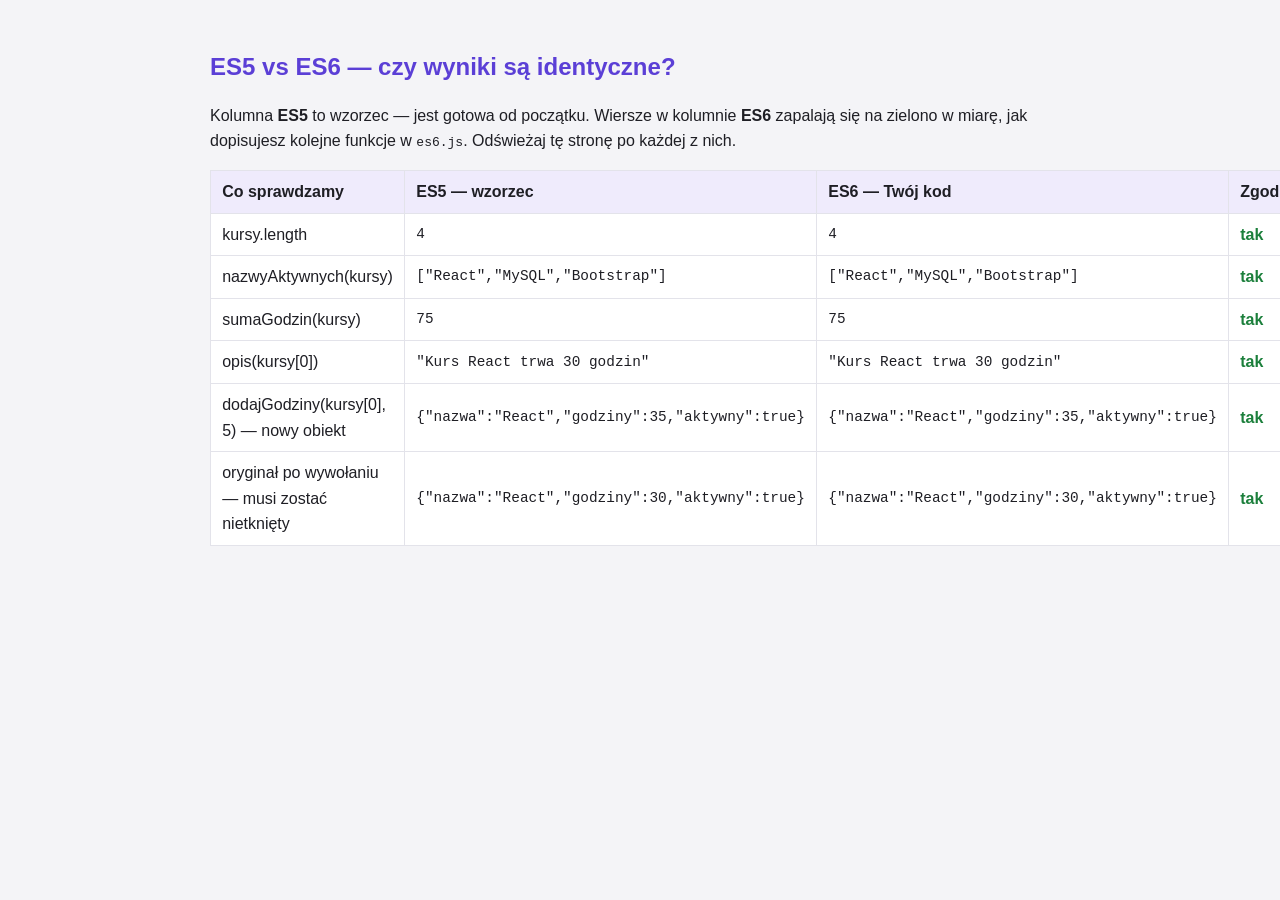
<file: zad2/index.html>
<!DOCTYPE html>
<html lang="pl">
<head>
  <meta charset="UTF-8">
  <meta name="viewport" content="width=device-width, initial-scale=1.0">
  <title>ES5 vs ES6 — porównanie wyników</title>
  <style>
    body {
      max-width: 860px; margin: 0 auto; padding: 2rem 1.5rem;
      font-family: "Segoe UI", Arial, sans-serif; line-height: 1.6;
      color: #1E1E24; background: #F4F4F7;
    }
    h1 { font-size: 1.5rem; color: #5B3FD6; }
    table { width: 100%; border-collapse: collapse; background: #FFFFFF; }
    th, td { padding: 0.5rem 0.7rem; border: 1px solid #E3E3EA; text-align: left; }
    th { background: #EFEBFC; }
    td.wynik { font-family: Consolas, monospace; font-size: 0.9rem; }
    .ok   { color: #1B7F3B; font-weight: 600; }
    .zle  { color: #C0392B; font-weight: 600; }
    .brak { color: #8A8A99; }
  </style>
</head>
<body>

  <h1>ES5 vs ES6 — czy wyniki są identyczne?</h1>
  <p>
    Kolumna <strong>ES5</strong> to wzorzec — jest gotowa od początku.
    Wiersze w kolumnie <strong>ES6</strong> zapalają się na zielono w miarę,
    jak dopisujesz kolejne funkcje w <code>es6.js</code>. Odświeżaj tę stronę
    po każdej z nich.
  </p>

  <table>
    <thead>
      <tr>
        <th>Co sprawdzamy</th>
        <th>ES5 — wzorzec</th>
        <th>ES6 — Twój kod</th>
        <th>Zgodne?</th>
      </tr>
    </thead>
    <tbody id="wyniki"></tbody>
  </table>


  <script src="es5.js"></script>


  <script type="module">
    import * as es6 from "./es6.js";

    const BRAK = "— jeszcze nie napisane —";
    const tekst = wartosc => JSON.stringify(wartosc);


    function sprobuj(funkcja, ...argumenty) {
      if (typeof funkcja !== "function") return BRAK;
      if (argumenty.some(a => a === undefined)) return BRAK;
      try {
        return tekst(funkcja(...argumenty));
      } catch (blad) {
        return "błąd: " + blad.message;
      }
    }

    const pierwszy = es6.kursy && es6.kursy[0];

 
    const testy = [
      ["kursy.length",
       tekst(kursy.length),
       es6.kursy ? tekst(es6.kursy.length) : BRAK],

      ["nazwyAktywnych(kursy)",
       tekst(nazwyAktywnych(kursy)),
       sprobuj(es6.nazwyAktywnych, es6.kursy)],

      ["sumaGodzin(kursy)",
       tekst(sumaGodzin(kursy)),
       sprobuj(es6.sumaGodzin, es6.kursy)],

      ["opis(kursy[0])",
       tekst(opis(kursy[0])),
       sprobuj(es6.opis, pierwszy)],

      ["dodajGodziny(kursy[0], 5) — nowy obiekt",
       '{"nazwa":"React","godziny":35,"aktywny":true}',
       sprobuj(es6.dodajGodziny, pierwszy, 5)],

      ["oryginał po wywołaniu — musi zostać nietknięty",
       tekst(kursy[0]),
       pierwszy ? tekst(pierwszy) : BRAK],
    ];

    document.querySelector("#wyniki").innerHTML = testy.map(([co, wzorzec, moje]) => {
      const czeka = moje === BRAK;
      const zgodne = wzorzec === moje;
      const klasa = czeka ? "brak" : zgodne ? "ok" : "zle";
      const werdykt = czeka ? "czeka" : zgodne ? "tak" : "NIE";
      return `
        <tr>
          <td>${co}</td>
          <td class="wynik">${wzorzec}</td>
          <td class="wynik ${czeka ? "brak" : ""}">${moje}</td>
          <td class="${klasa}">${werdykt}</td>
        </tr>`;
    }).join("");
  </script>

</body>
</html>
</file>
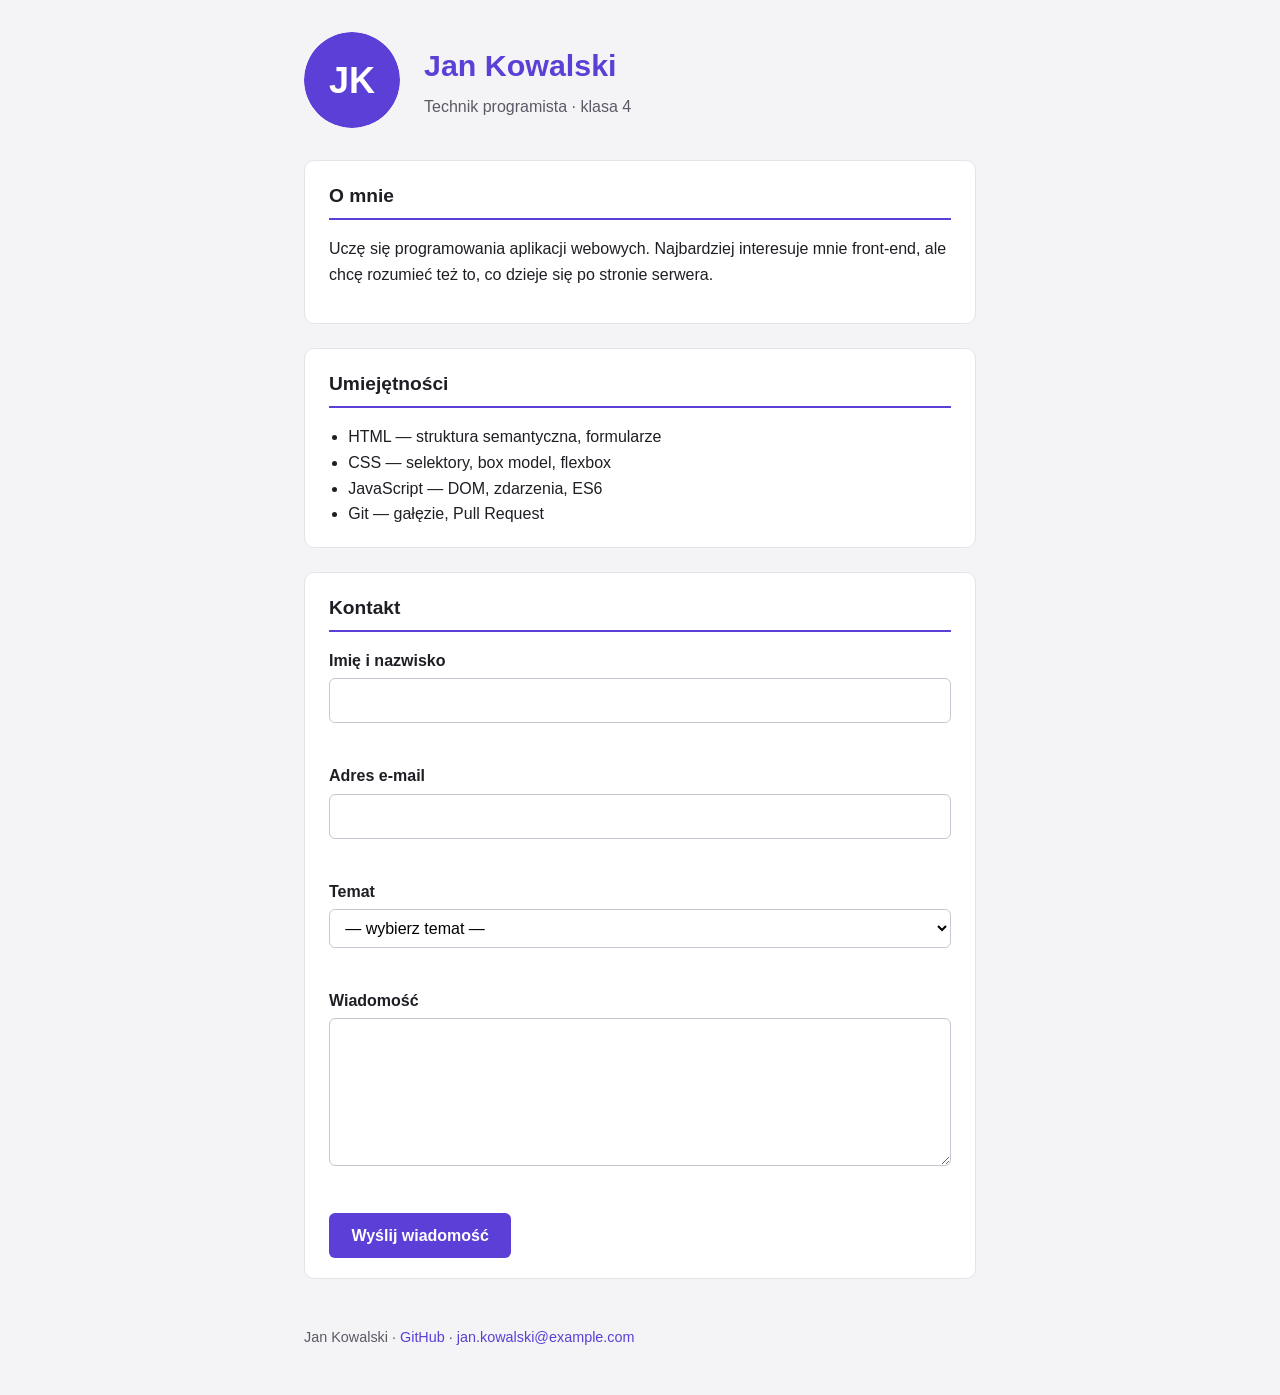
<file: zad1/wizytowka.html>
<!DOCTYPE html>
<html lang="pl">
<head>
  <meta charset="UTF-8">
  <meta name="viewport" content="width=device-width, initial-scale=1.0">
  <title>Wizytówka — Jan Kowalski</title>
  <link rel="stylesheet" href="style.css">
</head>
<body>


  <header class="naglowek">
    <img class="awatar" src="avatar.svg"
         alt="Awatar: inicjały JK na fioletowym tle">
    <div class="naglowek__tekst">
      <h1>Jan Kowalski</h1>
      <p class="podtytul">Technik programista · klasa 4</p>
    </div>
  </header>

  <main>

  
    <section id="o-mnie">
      <h2>O mnie</h2>
      <p>
        Uczę się programowania aplikacji webowych. Najbardziej interesuje mnie
        front-end, ale chcę rozumieć też to, co dzieje się po stronie serwera.
      </p>
    </section>

    <section id="umiejetnosci">
      <h2>Umiejętności</h2>
      <ul class="lista-umiejetnosci">
        <li>HTML — struktura semantyczna, formularze</li>
        <li>CSS — selektory, box model, flexbox</li>
        <li>JavaScript — DOM, zdarzenia, ES6</li>
        <li>Git — gałęzie, Pull Request</li>
      </ul>
    </section>

    <section id="kontakt">
      <h2>Kontakt</h2>

    
      <form id="formularz" novalidate>

        <div class="pole">
          <label for="imie">Imię i nazwisko</label>
          <input type="text" id="imie" name="imie">
          <p class="blad" id="blad-imie"></p>
        </div>

        <div class="pole">
          <label for="email">Adres e-mail</label>
          <input type="email" id="email" name="email">
          <p class="blad" id="blad-email"></p>
        </div>

        <div class="pole">
          <label for="temat">Temat</label>
          <select id="temat" name="temat">
            <option value="">— wybierz temat —</option>
            <option value="wspolpraca">Propozycja współpracy</option>
            <option value="pytanie">Pytanie o projekt</option>
            <option value="inne">Inne</option>
          </select>
          <p class="blad" id="blad-temat"></p>
        </div>

        <div class="pole">
          <label for="wiadomosc">Wiadomość</label>
          <textarea id="wiadomosc" name="wiadomosc" rows="5"></textarea>
          <p class="blad" id="blad-wiadomosc"></p>
        </div>

        <button type="submit" class="przycisk">Wyślij wiadomość</button>
      </form>

      <div id="podziekowanie" class="podziekowanie" hidden>
        <h3>Dziękuję za wiadomość!</h3>
        <p id="podziekowanie-tresc"></p>
      </div>
    </section>

  </main>

  <footer class="stopka">
    <p>
      Jan Kowalski ·
      <a href="https://github.com/jan-kowalski">GitHub</a> ·
      <a href="mailto:jan.kowalski@example.com">jan.kowalski@example.com</a>
    </p>
  </footer>

  <script src="main.js"></script>
</body>
</html>
</file>
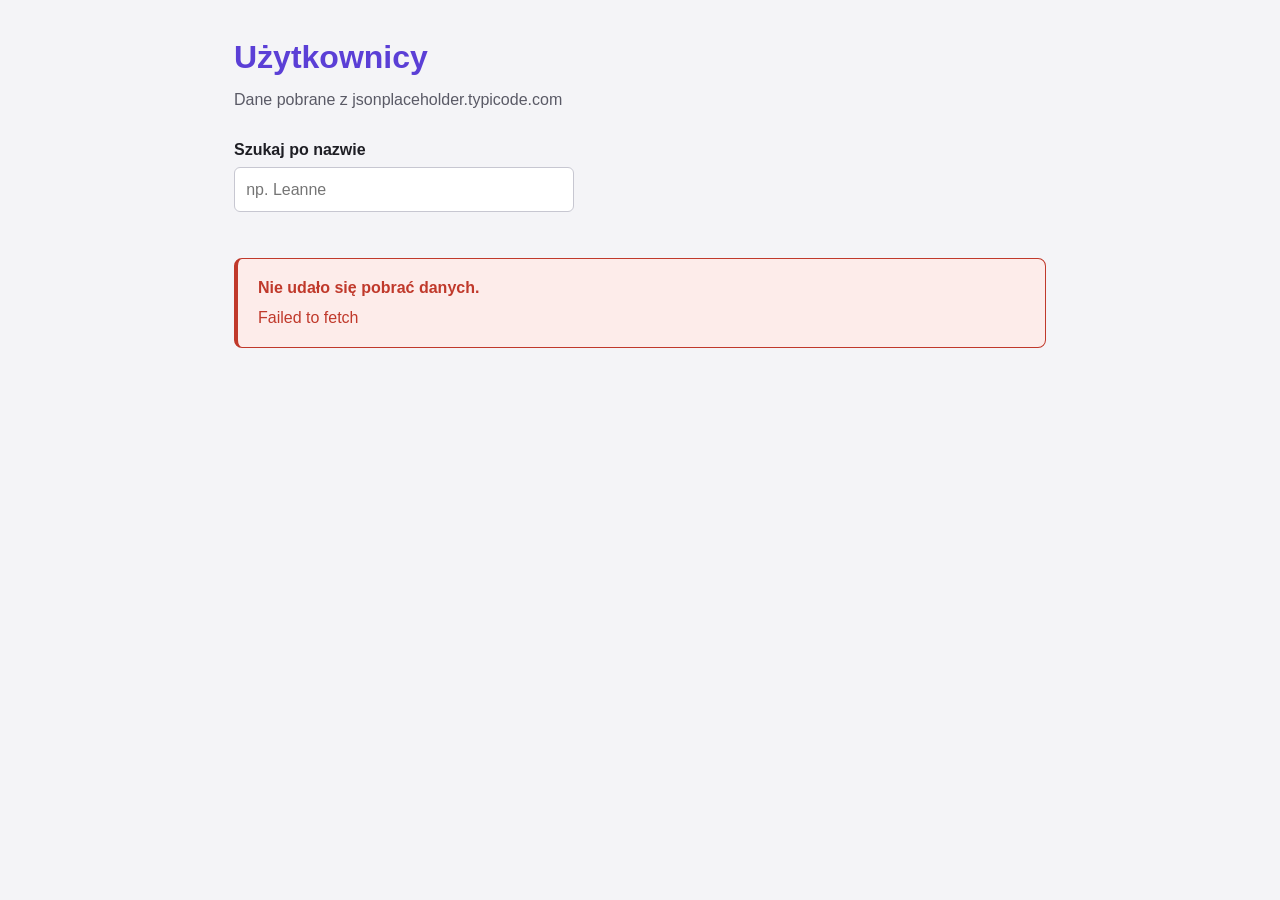
<file: zad3/api.html>
<!DOCTYPE html>
<html lang="pl">
<head>
  <meta charset="UTF-8">
  <meta name="viewport" content="width=device-width, initial-scale=1.0">
  <title>Użytkownicy z API</title>
  <link rel="stylesheet" href="style.css">
</head>
<body>

  <header class="naglowek">
    <h1>Użytkownicy</h1>
    <p class="podtytul">Dane pobrane z jsonplaceholder.typicode.com</p>
  </header>

  <main>
    <div class="pole-filtra">
      <label for="filtr">Szukaj po nazwie</label>
      <input type="search" id="filtr" placeholder="np. Leanne" autocomplete="off">
      <p class="licznik" id="licznik"></p>
    </div>

    <div id="wynik" class="wynik">
      <p class="stan">Ładowanie…</p>
    </div>
  </main>

  <script src="api.js"></script>
</body>
</html>
</file>
<file: zad1/style.css>
:root {
  --kolor-glowny: #5B3FD6;      /* rgb(91, 63, 214)  */
  --kolor-ciemny: #40299B;      /* rgb(64, 41, 155)  */
  --kolor-blad:   #C0392B;      /* rgb(192, 57, 43)  */
  --kolor-tlo:    #F4F4F7;
  --kolor-tekst:  #1E1E24;
}


* {
  box-sizing: border-box;
}

body {
  margin: 0;
  font-family: "Segoe UI", Arial, sans-serif;
  line-height: 1.6;
  color: var(--kolor-tekst);
  background: var(--kolor-tlo);
}

main, .stopka {
  max-width: 720px;
  margin: 0 auto;
  padding: 0 1.5rem;
}


.naglowek {
  display: flex;
  align-items: center;
  gap: 1.5rem;

  max-width: 720px;
  margin: 0 auto;
  padding: 2rem 1.5rem;
}

.awatar {
  width: 96px;
  height: 96px;
  border-radius: 50%;
  flex-shrink: 0;               
}

.naglowek h1 {
  margin: 0;
  font-size: 1.9rem;
  color: var(--kolor-glowny);
}

.podtytul {
  margin: 0.25rem 0 0;
  color: #5A5A66;
}



section {
  background: #FFFFFF;
  border-radius: 10px;
  padding: 1.25rem 1.5rem;
  margin-bottom: 1.5rem;
  border: 1px solid #E3E3EA;
}

h2 {
  margin-top: 0;
  font-size: 1.2rem;
  border-bottom: 2px solid var(--kolor-glowny);
  padding-bottom: 0.4rem;
}

.lista-umiejetnosci {
  margin: 0;
  padding-left: 1.2rem;
}



.pole {
  margin-bottom: 1rem;
}

label {
  display: block;
  font-weight: 600;
  margin-bottom: 0.3rem;
}

input, select, textarea {
  width: 100%;
  padding: 0.55rem 0.7rem;
  font: inherit;
  border: 1px solid #C7C7D1;
  border-radius: 6px;
  background: #FFFFFF;
}

input:focus, select:focus, textarea:focus {
  outline: 2px solid var(--kolor-glowny);
  outline-offset: 1px;
  border-color: var(--kolor-glowny);
}

textarea {
  resize: vertical;
}


.pole--blad input,
.pole--blad select,
.pole--blad textarea {
  border-color: var(--kolor-blad);
}

.blad {
  margin: 0.3rem 0 0;
  min-height: 1.2rem;          
  font-size: 0.875rem;
  color: var(--kolor-blad);
}



.przycisk {
  padding: 0.6rem 1.4rem;
  font: inherit;
  font-weight: 600;
  color: #FFFFFF;
  background: var(--kolor-glowny);
  border: none;
  border-radius: 6px;
  cursor: pointer;
  transition: background 0.15s ease;
}

.przycisk:hover {
  background: var(--kolor-ciemny);
}


.podziekowanie {
  padding: 1rem 1.25rem;
  background: #EFEBFC;
  border-left: 4px solid var(--kolor-glowny);
  border-radius: 6px;
}

.podziekowanie h3 {
  margin-top: 0;
  color: var(--kolor-glowny);
}



.stopka {
  padding-top: 0.5rem;
  padding-bottom: 2rem;
  font-size: 0.9rem;
  color: #5A5A66;
}

a {
  color: var(--kolor-glowny);
  text-decoration: none;
}

a:hover {
  text-decoration: underline;
  color: var(--kolor-ciemny);
}
</file>
<file: zad3/style.css>
:root {
  --kolor-glowny: #5B3FD6;
  --kolor-ciemny: #40299B;
  --kolor-blad:   #C0392B;
  --kolor-tlo:    #F4F4F7;
}

* { box-sizing: border-box; }


body {
  margin: 0;
  font-family: "Segoe UI", Arial, sans-serif;
  line-height: 1.6;
  color: #1E1E24;
  background: var(--kolor-tlo);
}


.naglowek, main {
  max-width: 860px;
  margin: 0 auto;
  padding: 0 1.5rem;
}


.naglowek { padding-top: 2rem; }
.naglowek h1 { margin: 0; color: var(--kolor-glowny); }
.podtytul { margin: 0.25rem 0 1.5rem; color: #5A5A66; }


.pole-filtra label {
  display: block;
  font-weight: 600;
  margin-bottom: 0.3rem;
}


.pole-filtra input {
  width: 100%;
  max-width: 340px;
  padding: 0.55rem 0.7rem;
  font: inherit;
  border: 1px solid #C7C7D1;
  border-radius: 6px;
  background: #FFFFFF;
}


.pole-filtra input:focus {
  outline: 2px solid var(--kolor-glowny);
  outline-offset: 1px;
  border-color: var(--kolor-glowny);
}


.licznik {
  margin: 0.4rem 0 1.25rem;
  min-height: 1.2rem;
  font-size: 0.875rem;
  color: #5A5A66;
}


.lista {
  display: flex;
  flex-wrap: wrap;
  gap: 1rem;
  padding: 0 0 2rem;
  margin: 0;
  list-style: none;
}


.karta {
  flex: 1 1 260px;
  background: #FFFFFF;
  border: 1px solid #E3E3EA;
  border-left: 4px solid var(--kolor-glowny);
  border-radius: 8px;
  padding: 1rem 1.1rem;
}


.karta h2 {
  margin: 0 0 0.5rem;
  font-size: 1.05rem;
  color: var(--kolor-ciemny);
}


.karta dl {
  margin: 0;
  display: grid;
  grid-template-columns: auto 1fr;
  gap: 0.15rem 0.6rem;
  font-size: 0.9rem;
}


.karta dt { color: #5A5A66; }
.karta dd { margin: 0; }


.karta a {
  color: var(--kolor-glowny);
  text-decoration: none;
  word-break: break-all;
}


.karta a:hover {
  text-decoration: underline;
  color: var(--kolor-ciemny);
}


.stan {
  padding: 1rem 1.25rem;
  background: #FFFFFF;
  border: 1px dashed #C7C7D1;
  border-radius: 8px;
  color: #5A5A66;
}


.stan--blad {
  border: 1px solid var(--kolor-blad);
  border-left: 4px solid var(--kolor-blad);
  background: #FDECEA;
  color: var(--kolor-blad);
}


.stan--blad strong { display: block; margin-bottom: 0.3rem; }
</file>
